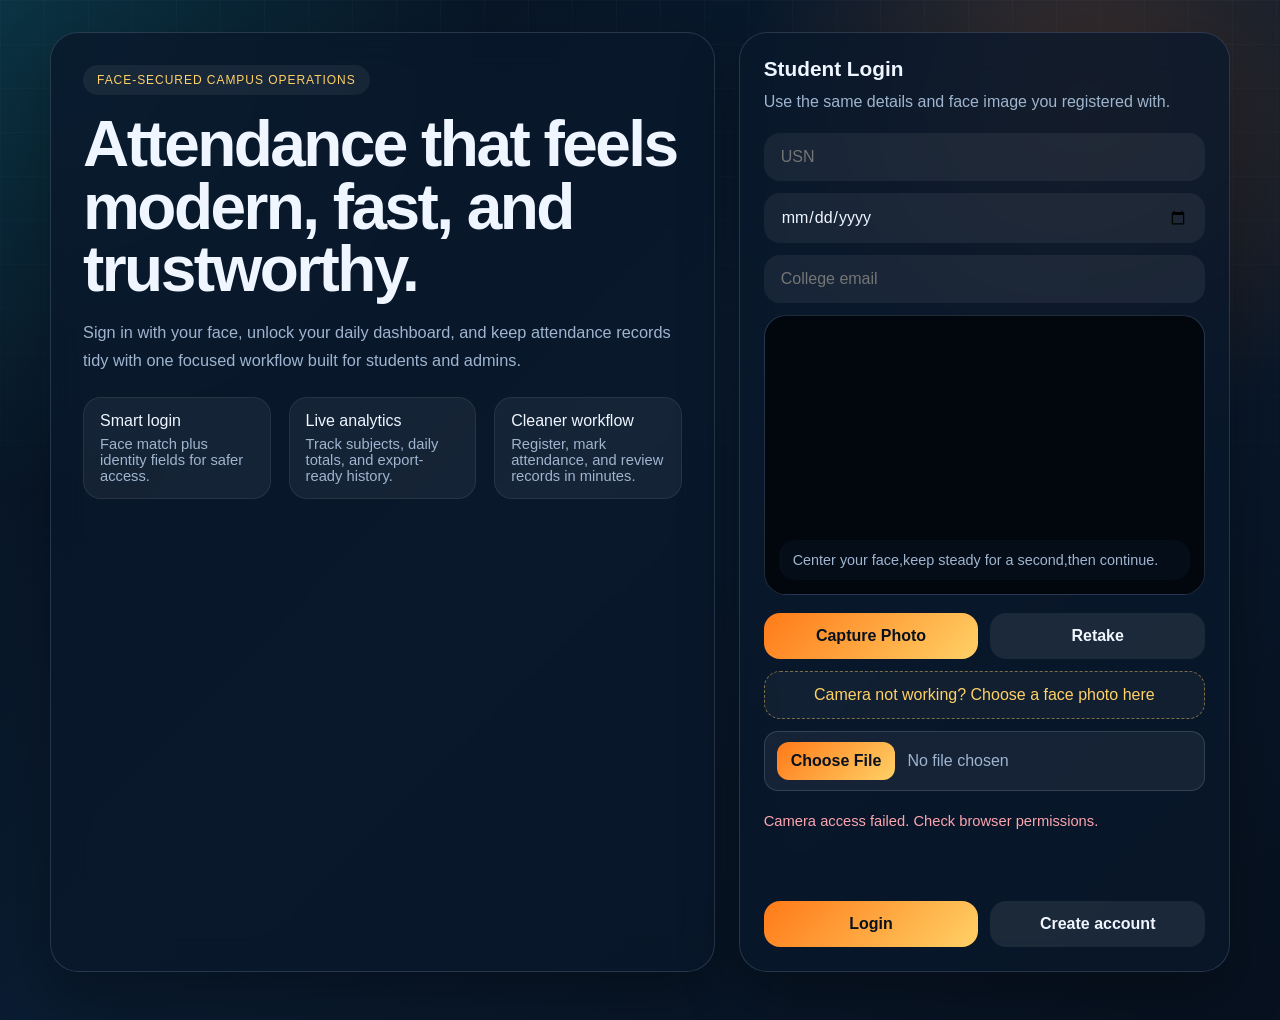
<file: frontend/index.html>
<!DOCTYPE html>
<html lang="en">
<head>
<meta charset="UTF-8">
<meta name="viewport" content="width=device-width, initial-scale=1.0">
<title>AttendanceOS Login</title>
<link rel="stylesheet" href="advanced.css">
</head>
<body data-page="login">
<main class="page-shell">
<section class="hero">
<div class="hero-panel">
<div class="eyebrow">Face-secured campus operations</div>
<h1 class="hero-title">Attendance that feels modern, fast, and trustworthy.</h1>
<p class="hero-copy">
  Sign in with your face, unlock your daily dashboard, and keep attendance records tidy
  with one focused workflow built for students and admins.
</p>
<div class="pill-row">
  <div class="feature-pill">
    Smart login
    <span>Face match plus identity fields for safer access.</span>
  </div>
  <div class="feature-pill">
    Live analytics
    <span>Track subjects, daily totals, and export-ready history.</span>
  </div>
  <div class="feature-pill">
    Cleaner workflow
    <span>Register, mark attendance, and review records in minutes.</span>
  </div>
</div>
</div>

    <div class="glass-card">
    <h2 class="card-title">Student Login</h2>
    <p class="card-copy">Use the same details and face image you registered with.</p>
    <div class="form-grid">
    <input id="login_usn" placeholder="USN">
    <input id="login_dob" type="date">
    <input id="login_email" type="email" placeholder="College email">
    
    <div class="camera-box">
      <video id="video" autoplay muted playsinline></video>
      <canvas id="canvas" hidden></canvas>
      <div class="camera-overlay">
        Center your face,keep steady for a second,then continue.
      </div>
    </div>
    
    <div class="form-actions">
      <button type="button" onclick="captureForPreview('login')">Capture Photo</button>
      <button type="button" class="ghost-button" onclick="clearCapturedImage()">Retake</button>
    </div>
    <img id="captured_preview" class="captured-preview" alt="Captured preview">
    <label class="upload-box" for="login_image">
      Camera not working? Choose a face photo here
    </label>
    <input id="login_image" class="file-input" type="file" accept="image/*">
    <div id="camera_status" class="status"></div>
    <div id="login_status" class="status"></div>
    <div class="form-actions">
      <button onclick="login()">Login</button>
      <button class="ghost-button" onclick="goRegister()">Create account</button>
    </div>
    </div>
    </div>
    </section>
    </main>
    <script src="advanced.js"></script>
    </body>
    </html>
</file>
<file: frontend/advanced.css>
:root {
  --bg: #07111f;
  --bg-soft: #0f2136;
  --panel: rgba(10, 24, 43, 0.78);
  --panel-strong: rgba(10, 24, 43, 0.92);
  --line: rgba(191, 219, 254, 0.16);
  --text: #eff6ff;
  --muted: #9fb5cf;
  --accent: #ff7a18;
  --accent-soft: #ffd166;
  --success: #6ee7b7;
  --danger: #fda4af;
  --shadow: 0 24px 60px rgba(0, 0, 0, 0.32);
}
* {
  box-sizing: border-box;
}

body {
  margin: 0;
  min-height: 100vh;
  color: var(--text);
  font-family: "Segoe UI", "Trebuchet MS", sans-serif;
  background:
    radial-gradient(circle at top left, rgba(34, 211, 238, 0.18), transparent 30%),
    radial-gradient(circle at 85% 10%, rgba(255, 122, 24, 0.2), transparent 24%),
    linear-gradient(135deg, #06101d 0%, #0a1c31 45%, #07111f 100%);
}

body::before {
  content: "";
  position: fixed;
  inset: 0;
  pointer-events: none;
  background-image:
    linear-gradient(rgba(255, 255, 255, 0.03) 1px, transparent 1px),
    linear-gradient(90deg, rgba(255, 255, 255, 0.03) 1px, transparent 1px);
  background-size: 44px 44px;
  mask-image: linear-gradient(to bottom, rgba(0, 0, 0, 0.7), transparent 90%);
}

.page-shell {
  width: min(1180px, calc(100% - 32px));
  margin: 0 auto;
  padding: 32px 0 48px;
}

.hero {
  display: grid;
  grid-template-columns: 1.15fr 0.85fr;
  gap: 24px;
  align-items: stretch;
}

.hero-panel,
.glass-card,
.stats-card,
.table-card,
.chart-card {
  background: var(--panel);
  border: 1px solid var(--line);
  border-radius: 28px;
  box-shadow: var(--shadow);
  backdrop-filter: blur(18px);
}

.hero-panel {
  padding: 32px;
}

.eyebrow {
  display: inline-flex;
  align-items: center;
  gap: 8px;
  padding: 8px 14px;
  border-radius: 999px;
  background: rgba(255, 255, 255, 0.06);
  color: var(--accent-soft);
  letter-spacing: 0.08em;
  text-transform: uppercase;
  font-size: 12px;
}

h1,
h2,
h3,
p {
  margin: 0;
}

.hero-title {
  margin-top: 18px;
  font-size: clamp(2.4rem, 5vw, 4.4rem);
  line-height: 0.98;
  letter-spacing: -0.04em;
}

.hero-copy {
  margin-top: 18px;
  max-width: 650px;
  color: var(--muted);
  font-size: 1.02rem;
  line-height: 1.7;
}

.pill-row,
.metrics-grid,
.dashboard-grid,
.dashboard-top {
  display: grid;
  gap: 18px;
}

.pill-row {
  margin-top: 22px;
  grid-template-columns: repeat(3, minmax(0, 1fr));
}

.feature-pill {
  padding: 14px 16px;
  border-radius: 18px;
  background: rgba(255, 255, 255, 0.05);
  border: 1px solid rgba(255, 255, 255, 0.08);
}

.feature-pill span {
  display: block;
  margin-top: 6px;
  color: var(--muted);
  font-size: 0.92rem;
}

.glass-card {
  padding: 24px;
}

.card-title {
  margin-bottom: 8px;
  font-size: 1.3rem;
}

.card-copy {
  color: var(--muted);
  margin-bottom: 18px;
  line-height: 1.6;
}

.form-grid {
  display: grid;
  gap: 12px;
}
input,
select,
button {
  width: 100%;
  border: 0;
  border-radius: 16px;
  font: inherit;
}
input,
select {
  padding: 14px 16px;
  background: rgba(255, 255, 255, 0.06);
  color: var(--text);
  border: 1px solid transparent;
  outline: none;
}

input:focus,
select:focus {
  border-color: rgba(255, 209, 102, 0.6);
  box-shadow: 0 0 0 4px rgba(255, 209, 102, 0.12);
}
button {
  padding: 14px 18px;
  cursor: pointer;
  color: #08111d;
  background: linear-gradient(135deg, var(--accent) 0%, var(--accent-soft) 100%);
  font-weight: 700;
  transition: transform 0.18s ease, box-shadow 0.18s ease;
}
button:hover {
  transform: translateY(-1px);
  box-shadow: 0 10px 22px rgba(255, 122, 24, 0.26);
}
.ghost-button {
  color: var(--text);
  background: rgba(255, 255, 255, 0.08);
}

.upload-box {
  display: block;
  padding: 14px 16px;
  border-radius: 16px;
  border: 1px dashed rgba(255, 209, 102, 0.45);
  background: rgba(255, 255, 255, 0.04);
  color: var(--accent-soft);
  text-align: center;
  cursor: pointer;
}

.upload-box:hover {
  background: rgba(255, 255, 255, 0.08);
}
.file-input {
  display: block;
  width: 100%;
  padding: 10px 12px;
  border-radius: 14px;
  border: 1px solid rgba(191, 219, 254, 0.16);
  background: rgba(255, 255, 255, 0.06);
  color: var(--muted);
}
.file-input::file-selector-button {
  margin-right: 12px;
  padding: 10px 14px;
  border: 0;
  border-radius: 12px;
  background: linear-gradient(135deg, var(--accent) 0%, var(--accent-soft) 100%);
  color: #08111d;
  font-weight: 700;
  cursor: pointer;
}

.captured-preview {
  display: none;
  width: 100%;
  max-height: 260px;
  object-fit: contain;
  border-radius: 18px;
  border: 1px solid rgba(191, 219, 254, 0.16);
  background: #02060d;
}

.captured-preview.visible {
  display: block;
}

.camera-box {
  position: relative;
  overflow: hidden;
  min-height: 280px;
  border-radius: 22px;
  background: linear-gradient(180deg, rgba(14, 33, 55, 0.5), rgba(4, 11, 21, 0.92));
  border: 1px solid rgba(191, 219, 254, 0.15);
}

video {
  width: 100%;
  height: 100%;
  object-fit: contain;
  background: #02060d;
}

.face-guide {
  position: absolute;
  top: 50%;
  left: 50%;
  width: min(62%, 240px);
  aspect-ratio: 0.8;
  transform: translate(-50%, -50%);
  border: 2px solid rgba(255, 209, 102, 0.9);
  border-radius: 48% 48% 42% 42% / 38% 38% 58% 58%;
  box-shadow: 0 0 0 999px rgba(3, 8, 15, 0.28);
  pointer-events: none;
}

.camera-overlay {
  position: absolute;
  inset: auto 14px 14px 14px;
  padding: 12px 14px;
  border-radius: 16px;
  background: rgba(7, 17, 31, 0.7);
  color: var(--muted);
  font-size: 0.9rem;
}

.status {
  min-height: 24px;
  margin-top: 10px;
  color: var(--muted);
  font-size: 0.92rem;
}

.status.error {
  color: var(--danger);
}

.status.success {
  color: var(--success);
}

.form-actions {
  display: grid;
  grid-template-columns: repeat(2, minmax(0, 1fr));
  gap: 12px;
  margin-top: 6px;
}

.dashboard-header {
  display: flex;
  align-items: center;
  justify-content: space-between;
  gap: 16px;
  margin-bottom: 24px;
}

.profile {
  display: flex;
  align-items: center;
  gap: 14px;
}

.profile-badge {
  width: 56px;
  height: 56px;
  display: grid;
  place-items: center;
  border-radius: 18px;
  background: linear-gradient(135deg, rgba(255, 122, 24, 0.28), rgba(34, 211, 238, 0.28));
  font-size: 1.1rem;
  font-weight: 700;
}

.profile p {
  color: var(--muted);
  margin-top: 4px;
}

.metrics-grid {
  grid-template-columns: repeat(4, minmax(0, 1fr));
  margin-bottom: 20px;
}

.stats-card {
  padding: 20px;
}

.stats-label {
  color: var(--muted);
  font-size: 0.88rem;
}

.stats-value {
  display: block;
  margin-top: 12px;
  font-size: 1.7rem;
  font-weight: 700;
}

.dashboard-grid {
  grid-template-columns: 360px minmax(0, 1fr);
}

.dashboard-top {
  grid-template-columns: 1fr;
}

.table-card,
.chart-card {
  padding: 24px;
}

.chart-wrap {
  height: 300px;
  margin-top: 18px;
}

table {
  width: 100%;
  border-collapse: collapse;
  margin-top: 14px;
}

th,
td {
  text-align: left;
  padding: 14px 8px;
  border-bottom: 1px solid rgba(191, 219, 254, 0.1);
  font-size: 0.95rem;
}

th {
  color: var(--muted);
  font-weight: 600;
}

.inline-note {
  margin-top: 16px;
  color: var(--muted);
  line-height: 1.6;
}

.spacer {
  height: 18px;
}

@media (max-width: 980px) {
  .hero,
  .dashboard-grid {
    grid-template-columns: 1fr;
  }

  .metrics-grid {
    grid-template-columns: repeat(2, minmax(0, 1fr));
  }
}

@media (max-width: 640px) {
  .page-shell {
    width: min(100% - 20px, 100%);
    padding-top: 20px;
  }

  .hero-panel,
  .glass-card,
  .stats-card,
  .table-card,
  .chart-card {
    border-radius: 24px;
  }

  .pill-row,
  .form-actions,
  .metrics-grid {
    grid-template-columns: 1fr;
  }

  .dashboard-header {
    flex-direction: column;
    align-items: flex-start;
  }
}
</file>
